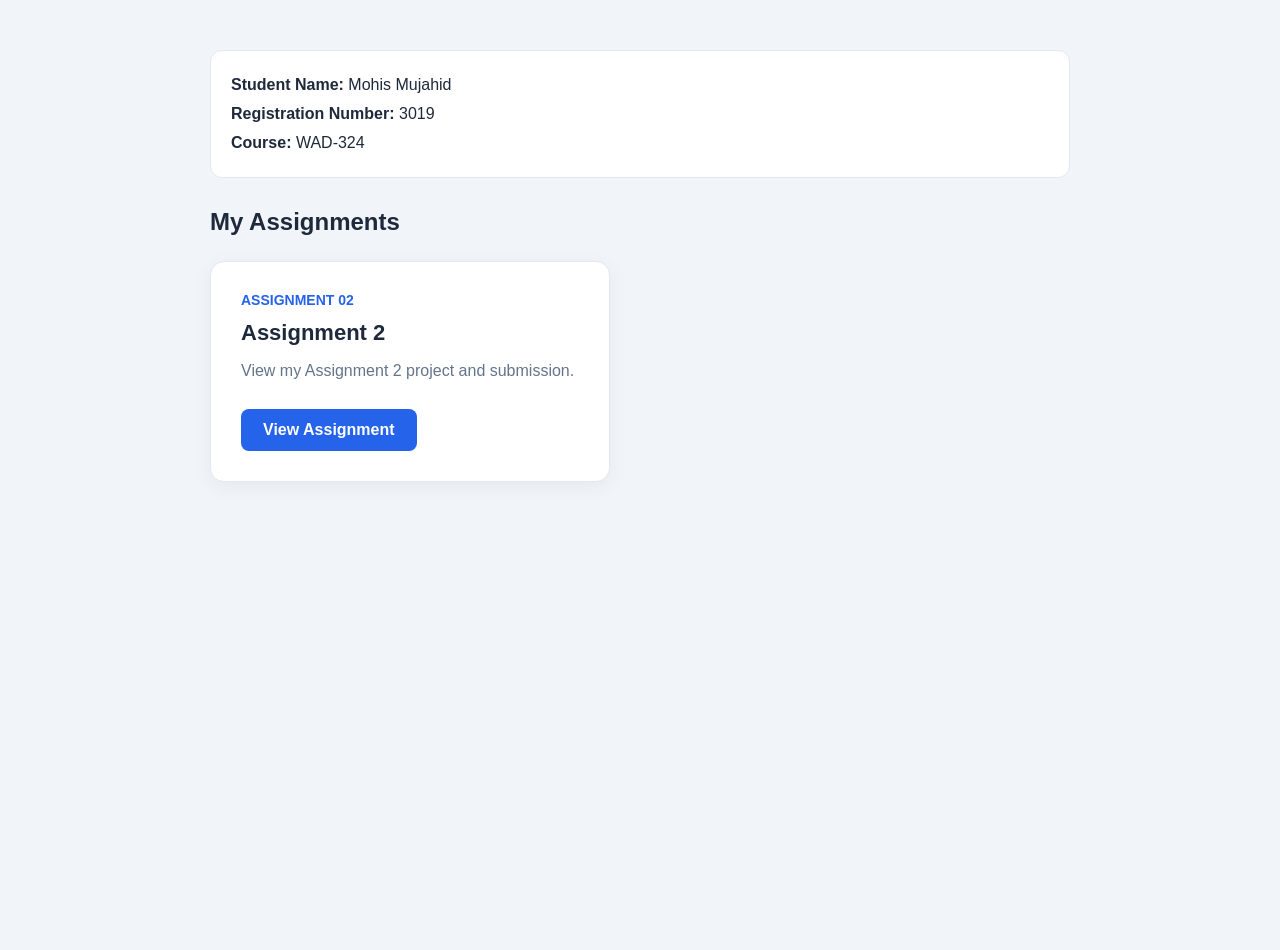
<file: index.html>
<!DOCTYPE html>
<html lang="en">
<head>
    <meta charset="UTF-8">
    <meta name="viewport" content="width=device-width, initial-scale=1.0">
    <title>WAD-324 | Mohis Mujahid</title>

    <style>
        * {
            margin: 0;
            padding: 0;
            box-sizing: border-box;
        }

        body {
            font-family: Arial, sans-serif;
            background: #f1f5f9;
            color: #1e293b;
            min-height: 100vh;
        }

        main {
            max-width: 900px;
            margin: 50px auto;
            padding: 0 20px;
        }

        .section-title {
            margin-bottom: 25px;
            font-size: 24px;
        }

        .student-info {
            background: white;
            padding: 20px;
            border-radius: 12px;
            margin-bottom: 30px;
            border: 1px solid #e2e8f0;
            line-height: 1.8;
        }

        .assignment-card {
            background: white;
            padding: 30px;
            border-radius: 14px;
            border: 1px solid #e2e8f0;
            box-shadow: 0 5px 20px rgba(0,0,0,0.05);
            max-width: 400px;
            transition: 0.3s;
        }

        .assignment-card:hover {
            transform: translateY(-5px);
            box-shadow: 0 10px 25px rgba(0,0,0,0.1);
        }

        .assignment-number {
            color: #2563eb;
            font-size: 14px;
            font-weight: bold;
            margin-bottom: 12px;
        }

        .assignment-card h3 {
            font-size: 22px;
            margin-bottom: 12px;
        }

        .assignment-card p {
            color: #64748b;
            line-height: 1.6;
            margin-bottom: 25px;
        }

        .assignment-link {
            display: inline-block;
            background: #2563eb;
            color: white;
            text-decoration: none;
            padding: 12px 22px;
            border-radius: 8px;
            font-weight: bold;
            transition: 0.3s;
        }

        .assignment-link:hover {
            background: #1d4ed8;
        }
    </style>
</head>

<body>

    <main>

        <div class="student-info">
            <p><strong>Student Name:</strong> Mohis Mujahid</p>
            <p><strong>Registration Number:</strong> 3019</p>
            <p><strong>Course:</strong> WAD-324</p>
        </div>

        <h2 class="section-title">My Assignments</h2>

        <!-- Assignment 2 -->
        <div class="assignment-card">

            <div class="assignment-number">ASSIGNMENT 02</div>

            <h3>Assignment 2</h3>

            <p>
                View my Assignment 2 project and submission.
            </p>

            <a href="assignment2/index.html"
               class="assignment-link"
               target="_blank">
                View Assignment
            </a>

        </div>

    </main>
</body>
</html>
</file>
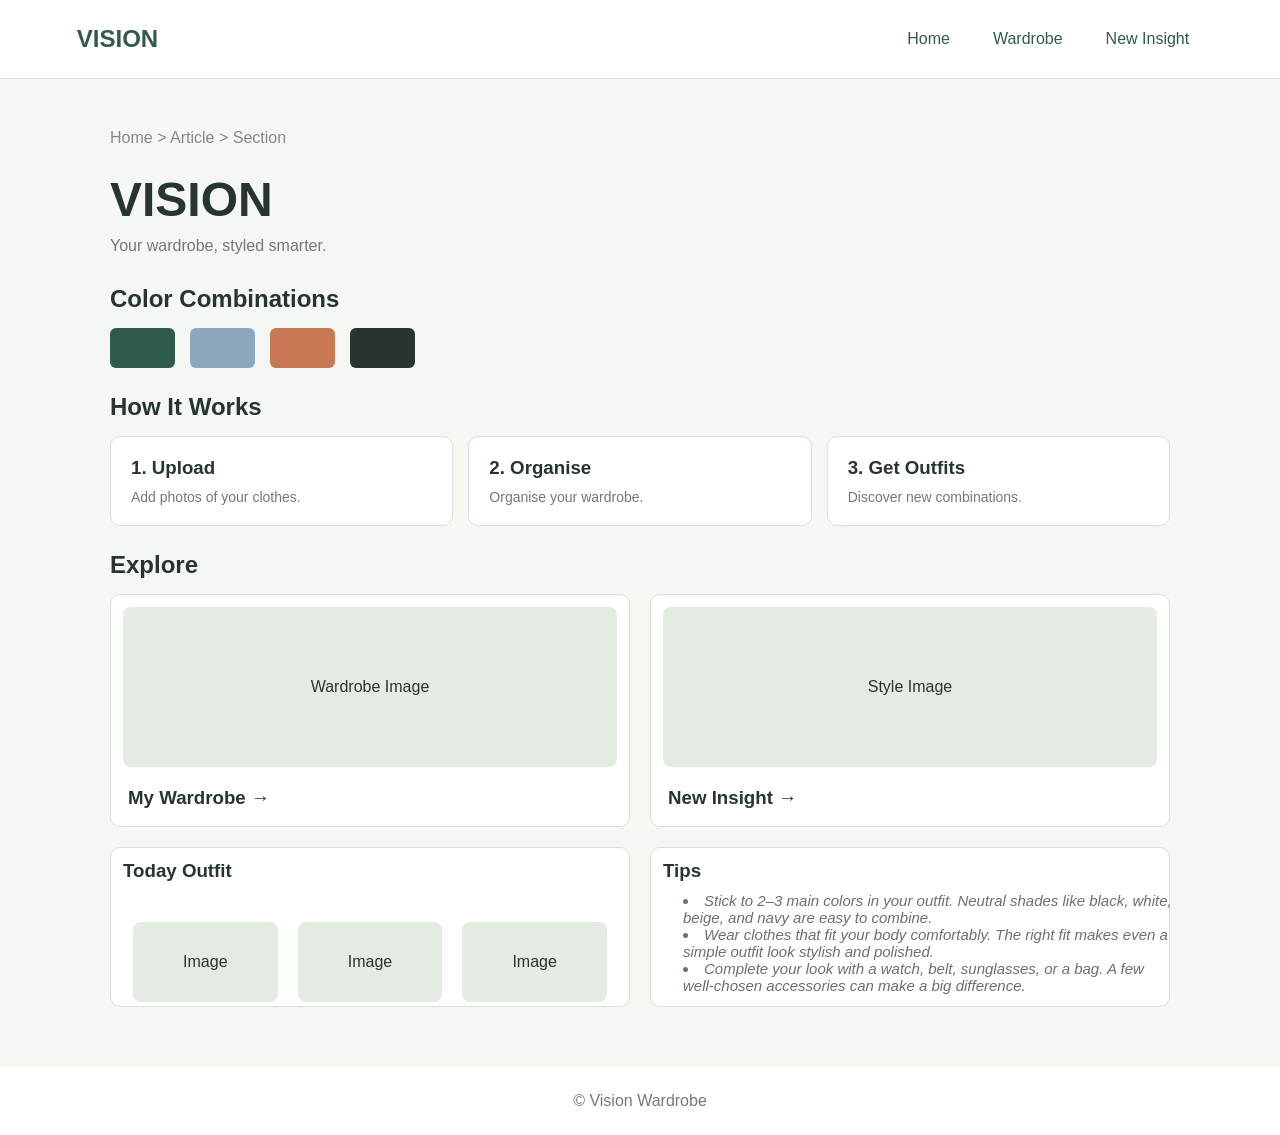
<file: assignment2/index.html>
<!DOCTYPE html>
<html lang="en">
<head>
    <meta charset="UTF-8">
    <meta name="viewport" content="width=device-width, initial-scale=1.0">
    <title>Vision Wardrobe</title>
    <link rel="stylesheet" href="style2.css">
</head>
<body>

<header>
    <div class="logo">VISION</div>
    <nav>
        <a href="index.html">Home</a>
        <a href="wardrobe.html">Wardrobe</a>
        <a href="insight.html">New Insight</a>
    </nav>
</header>

<main>
    <p class="breadcrumb">Home &gt; Article &gt; Section</p>

    <section class="intro">
        <h1>VISION</h1>
        <p>Your wardrobe, styled smarter.</p>
    </section>

    <h2>Color Combinations</h2>
    <div class="colors">
        <div class="color color1"></div>
        <div class="color color2"></div>
        <div class="color color3"></div>
        <div class="color color4"></div>
    </div>

    <h2>How It Works</h2>
    <section class="steps">
        <div class="step">
            <h3>1. Upload</h3>
            <p>Add photos of your clothes.</p>
        </div>
        <div class="step">
            <h3>2. Organise</h3>
            <p>Organise your wardrobe.</p>
        </div>
        <div class="step">
            <h3>3. Get Outfits</h3>
            <p>Discover new combinations.</p>
        </div>
    </section>

    <h2>Explore</h2>
    <section class="features">
        <a href="wardrobe.html" class="card">
            <div class="image">Wardrobe Image</div>
            <h3>My Wardrobe →</h3>
        </a>

        <a href="insight.html" class="card">
            <div class="image">Style Image</div>
            <h3>New Insight →</h3>
        </a>
    </section>
    <section class="AI">
        
            <div class="today">
                <h3>Today Outfit</h3>
                <div class="pic">
                    <div class="pic_s">Image</div>
                    <div class="pic_s">Image</div>
                    <div class="pic_s">Image</div>
                </div>
                <p></p>
            </div>
            <div class="tips">
                <h3>Tips</h3>
                <div class="tip">
                    <li> Stick to 2–3 main colors in your outfit. Neutral shades like black, white, beige, and navy are easy to combine.</li>
                    <li> Wear clothes that fit your body comfortably. The right fit makes even a simple outfit look stylish and polished.</li>
                    <li> Complete your look with a watch, belt, sunglasses, or a bag. A few well-chosen accessories can make a big difference.</li>
                </div>
                <p></p>
            </div>
    
    </section>
</main>

<footer>
    <p>© Vision Wardrobe</p>
</footer>

</body>
</html>
</file>
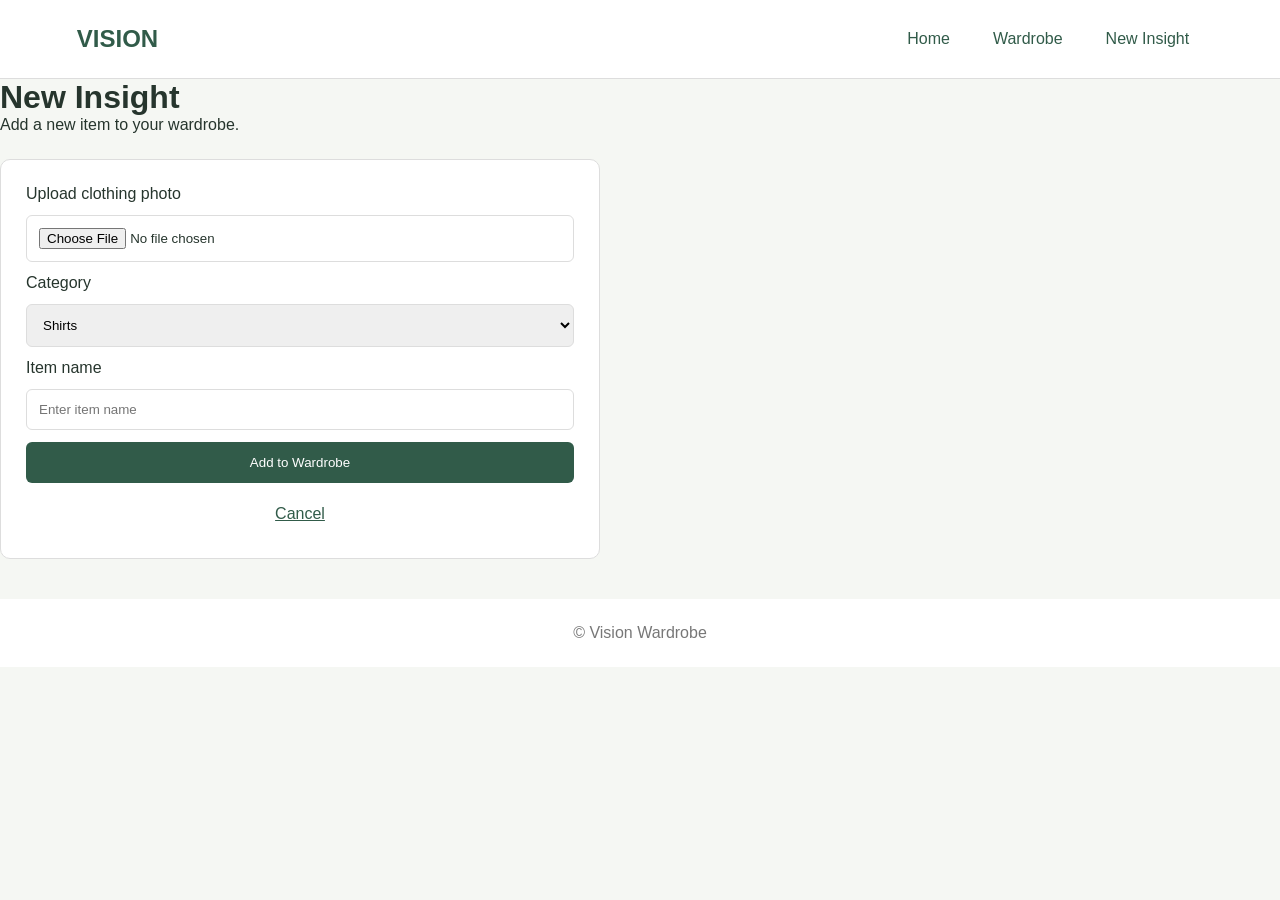
<file: assignment2/insight.html>
<!DOCTYPE html>
<html lang="en">
<head>
    <meta charset="UTF-8">
    <meta name="viewport" content="width=device-width, initial-scale=1.0">
    <title>New Insight</title>
    <link rel="stylesheet" href="style4.css">
</head>
<body>

<header>
    <div class="logo">VISION</div>
    <nav>
        <a href="index.html">Home</a>
        <a href="wardrobe.html">Wardrobe</a>
        <a href="insight.html">New Insight</a>
    </nav>
</header>

<main>
    <h1>New Insight</h1>
    <p>Add a new item to your wardrobe.</p>

    <form class="upload-form">
        <label for="photo">Upload clothing photo</label>
        <input type="file" id="photo" accept="image/*">

        <label for="category">Category</label>
        <select id="category">
            <option>Shirts</option>
            <option>Pants</option>
            <option>Footwear</option>
            <option>Outerwear</option>
            <option>Accessories</option>
        </select>

        <label for="name">Item name</label>
        <input type="text" id="name" placeholder="Enter item name">

        <button type="button">Add to Wardrobe</button>
        <a href="wardrobe.html">Cancel</a>
    </form>
</main>


<footer>
    <p>© Vision Wardrobe</p>
</footer>

</body>
</html>
</file>
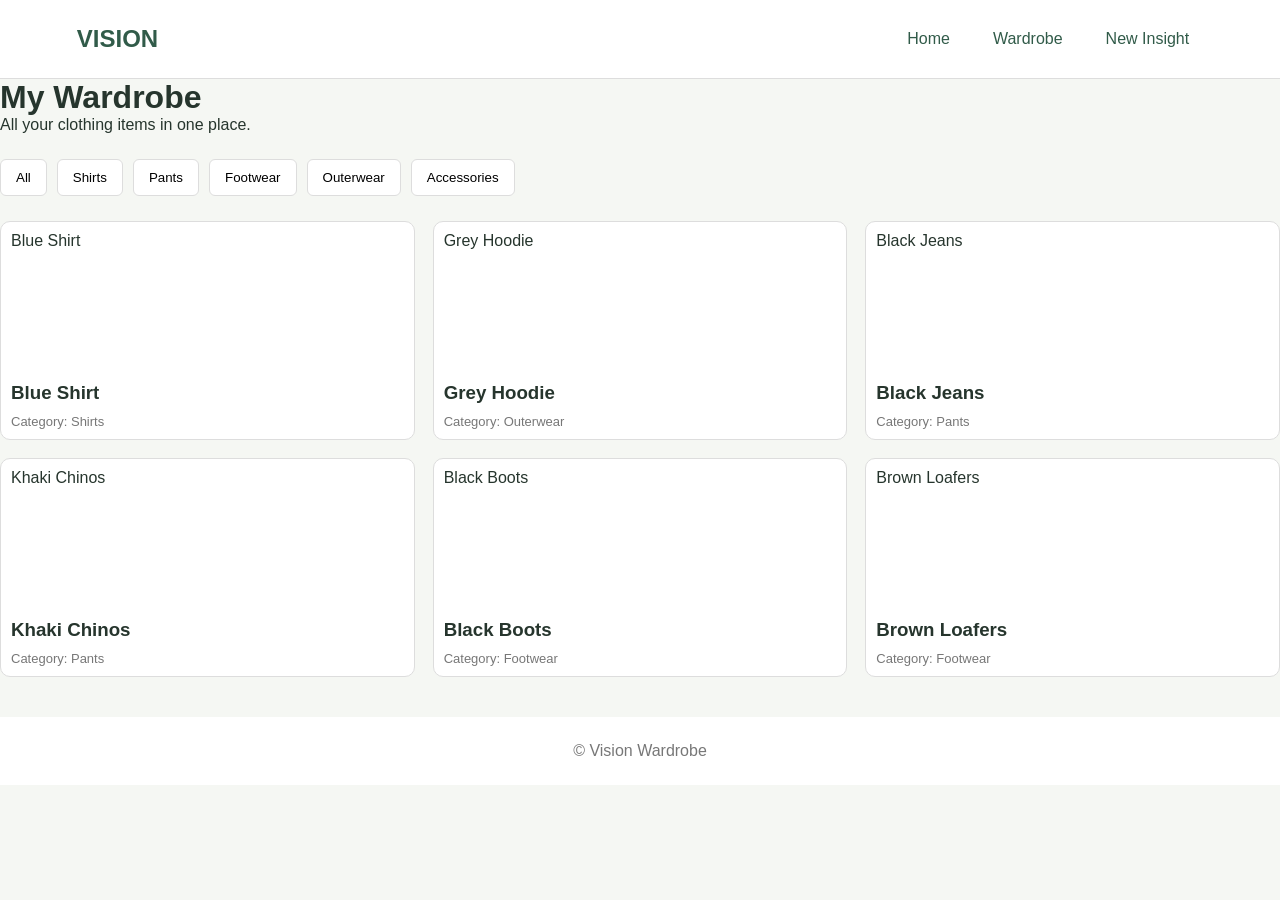
<file: assignment2/wardrobe.html>
<!DOCTYPE html>
<html lang="en">
<head>
    <meta charset="UTF-8">
    <meta name="viewport" content="width=device-width, initial-scale=1.0">
    <title>My Wardrobe</title>
    <link rel="stylesheet" href="style3.css">
</head>
<body>

<header>
    <div class="logo">VISION</div>
    <nav>
        <a href="index.html">Home</a>
        <a href="wardrobe.html">Wardrobe</a>
        <a href="insight.html">New Insight</a>
    </nav>
</header>

<main>
    <h1>My Wardrobe</h1>
    <p>All your clothing items in one place.</p>

    <section class="filters">
        <button>All</button>
        <button>Shirts</button>
        <button>Pants</button>
        <button>Footwear</button>
        <button>Outerwear</button>
        <button>Accessories</button>
    </section>

    <section class="clothes">
        <div class="clothing">
            <div class="image">Blue Shirt</div>
            <h3>Blue Shirt</h3>
            <p>Category: Shirts</p>
        </div>

        <div class="clothing">
            <div class="image">Grey Hoodie</div>
            <h3>Grey Hoodie</h3>
            <p>Category: Outerwear</p>
        </div>

        <div class="clothing">
            <div class="image">Black Jeans</div>
            <h3>Black Jeans</h3>
            <p>Category: Pants</p>
        </div>

        <div class="clothing">
            <div class="image">Khaki Chinos</div>
            <h3>Khaki Chinos</h3>
            <p>Category: Pants</p>
        </div>

        <div class="clothing">
            <div class="image">Black Boots</div>
            <h3>Black Boots</h3>
            <p>Category: Footwear</p>
        </div>

        <div class="clothing">
            <div class="image">Brown Loafers</div>
            <h3>Brown Loafers</h3>
            <p>Category: Footwear</p>
        </div>
    </section>
</main>

<footer>
    <p>© Vision Wardrobe</p>
</footer>

</body>
</html>
</file>
<file: assignment2/style2.css>
* {
    margin: 0;
    padding: 0;
    box-sizing: border-box;
}

body {
    font-family: Arial, sans-serif;
    background: #f5f7f3;
    color: #26352d;
}

header {
    background: white;
    padding: 20px 6%;
    display: flex;
    justify-content: space-between;
    align-items: center;
    border-bottom: 1px solid #ddd;
}

.logo {
    font-size: 24px;
    font-weight: bold;
    color: #315b49;
}

nav {
    display: flex;
    gap: 15px;
}

nav a {
    text-decoration: none;
    color: #315b49;
    padding: 10px 14px;
    border-radius: 6px;
}

nav a:hover {
    background: #e2ebe3;
}

main {
    max-width: 1100px;
    margin: 30px auto;
    padding: 20px;
}

.breadcrumb {
    color: #888;
    margin-bottom: 25px;
}

.intro {
    margin-bottom: 30px;
}

.intro h1 {
    font-size: 48px;
    margin-bottom: 10px;
}

.intro p {
    color: #777;
}

h2 {
    margin: 25px 0 15px;
}

.colors {
    display: flex;
    gap: 15px;
}

.color {
    width: 65px;
    height: 40px;
    border-radius: 6px;
}

.color1 {
    background: #315b49;
}

.color2 {
    background: #8da7bd;
}

.color3 {
    background: #c77954;
}

.color4 {
    background: #28352e;
}

.steps {
    display: grid;
    grid-template-columns: repeat(3, 1fr);
    gap: 15px;
}

.step {
    background: white;
    padding: 20px;
    border: 1px solid #ddd;
    border-radius: 10px;
}

.step h3 {
    margin-bottom: 10px;
}

.step p {
    color: #777;
    font-size: 14px;
}

.features {
    display: grid;
    grid-template-columns: repeat(2, 1fr);
    gap: 20px;
}

.card {
    background: white;
    padding: 12px;
    border-radius: 10px;
    text-decoration: none;
    color: #26352d;
    border: 1px solid #ddd;
}

.image {
    height: 160px;
    background: #e4ebe2;
    display: flex;
    justify-content: center;
    align-items: center;
    border-radius: 8px;
    margin-bottom: 15px;
}

.card h3 {
    padding: 5px;
}

footer {
    text-align: center;
    padding: 25px;
    background: white;
    color: #777;
    margin-top: 40px;
}

.AI {
    display: grid;
    grid-template-columns: repeat(2, 1fr);
    gap: 20px;
    padding-top: 20px;
}
.AI h3 {
        margin-bottom: 10px;

}
.today  {
    
    background: white;
    width: 100%;
    height: 160px;
    padding: 12px;
    border-radius: 10px;
    text-decoration: none;
    color: #26352d;
    border: 1px solid #ddd;
}
.pic {
    display: grid;
    grid-template-columns: repeat(3, 1fr);
  
    padding-top: 20px;
}
.pic_s {
    height: 80px;
    background: #e4ebe2;
    display: flex;
    margin: 10px;
    justify-content: center;
    align-items: center;
    border-radius: 8px;
    margin-bottom: 15px;
}
.tips  {
    
    background: white;
    width: 100%;
    height: 160px;
    padding: 12px;
    border-radius: 10px;
    text-decoration: none;
    color: #26352d;
    border: 1px solid #ddd;

}
.tip {
    width: 100%;
    margin-left: 20px;
    display: grid;
    grid-template-columns: repeat(1, 1fr);
}
li {
    font-size: 15px;
    font-style: italic;
    color: rgb(118, 107, 107) ;
}

@media (max-width: 600px) {
    header {
        flex-direction: column;
        gap: 15px;
    }

    nav {
        gap: 3px;
        flex-wrap: wrap;
        justify-content: center;
    }

    .steps {
        grid-template-columns: 1fr;
    }

    .features {
        grid-template-columns: 1fr;
    }
}
</file>
<file: assignment2/style4.css>
* {
    margin: 0;
    padding: 0;
    box-sizing: border-box;
}
body {
    font-family: Arial, sans-serif;
    background: #f5f7f3;
    color: #26352d;
}

header {
    background: white;
    padding: 20px 6%;
    display: flex;
    justify-content: space-between;
    align-items: center;
    border-bottom: 1px solid #ddd;
}


.logo {
    font-size: 24px;
    font-weight: bold;
    color: #315b49;
}

nav {
    display: flex;
    gap: 15px;
}

nav a {
    text-decoration: none;
    color: #315b49;
    padding: 10px 14px;
    border-radius: 6px;
}

nav a:hover {
    background: #e2ebe3;
}
.upload-form {
    max-width: 600px;
    margin-top: 25px;
    display: flex;
    flex-direction: column;
    gap: 12px;
    background: white;
    padding: 25px;
    border-radius: 10px;
    border: 1px solid #ddd;
}

.upload-form input,
.upload-form select {
    padding: 12px;
    border: 1px solid #ddd;
    border-radius: 6px;
}

.upload-form button {
    background: #315b49;
    color: white;
    border: none;
    padding: 13px;
    border-radius: 6px;
    cursor: pointer;
}

.upload-form a {
    text-align: center;
    padding: 10px;
    color: #315b49;
}
footer {
    text-align: center;
    padding: 25px;
    background: white;
    color: #777;
    margin-top: 40px;
}
</file>
<file: assignment2/style3.css>
* {
    margin: 0;
    padding: 0;
    box-sizing: border-box;
}
body {
    font-family: Arial, sans-serif;
    background: #f5f7f3;
    color: #26352d;
}

header {
    background: white;
    padding: 20px 6%;
    display: flex;
    justify-content: space-between;
    align-items: center;
    border-bottom: 1px solid #ddd;
}


.logo {
    font-size: 24px;
    font-weight: bold;
    color: #315b49;
}

nav {
    display: flex;
    gap: 15px;
}

nav a {
    text-decoration: none;
    color: #315b49;
    padding: 10px 14px;
    border-radius: 6px;
}

nav a:hover {
    background: #e2ebe3;
}
.filters {
    display: flex;
    gap: 10px;
    flex-wrap: wrap;
    margin: 25px 0;
}

.filters button {
    padding: 10px 15px;
    background: white;
    border: 1px solid #ddd;
    border-radius: 6px;
    cursor: pointer;
}

.filters button:hover {
    background: #315b49;
    color: white;
}

.clothes {
    display: grid;
    grid-template-columns: repeat(3, 1fr);
    gap: 18px;
}

.clothing {
    padding: 10px;
    background: white;
    border: 1px solid #ddd;
    border-radius: 10px;
}

.clothing .image {
    height: 140px;
}

.clothing h3 {
    margin: 10px 0;
}

.clothing p {
    font-size: 13px;
    color: #777;
}
footer {
    text-align: center;
    padding: 25px;
    background: white;
    color: #777;
    margin-top: 40px;
}


@media (max-width: 600px) {
    .clothes {
        grid-template-columns: repeat(2, 1fr);
    }
}
</file>
